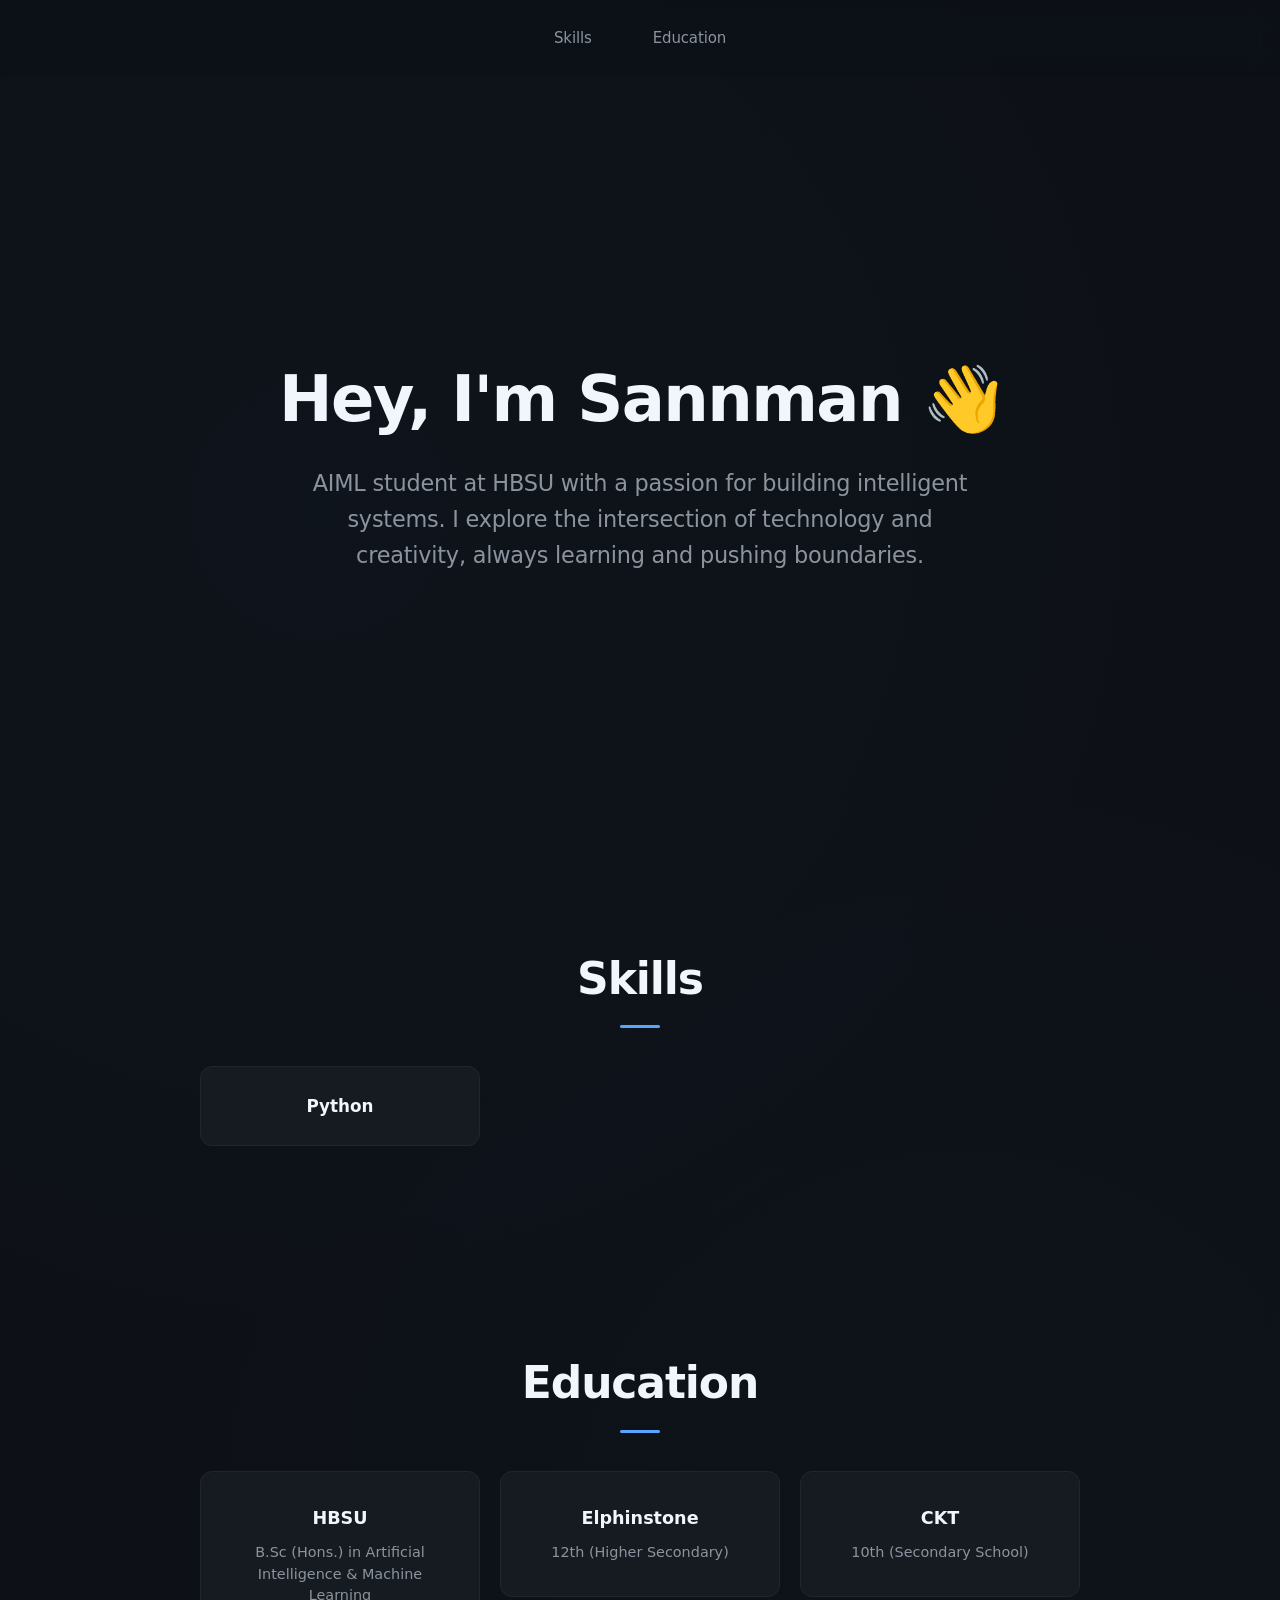
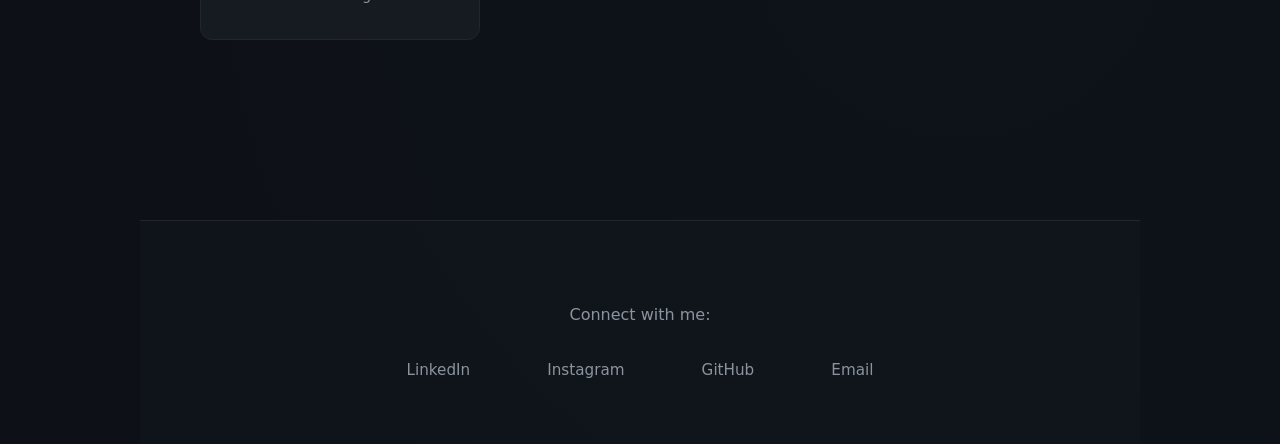
<file: index.html>
<!DOCTYPE html>
<html lang="en">
<head>
  <meta charset="UTF-8">
  <meta name="viewport" content="width=device-width, initial-scale=1.0">
  <title>Sannman Prabhu | Portfolio</title>
  <link rel="stylesheet" href="style.css">
</head>
<body>
  <!-- ===== Header ===== -->
  <header>
    <nav>
      <a href="#skills">Skills</a>
      <a href="#education">Education</a>
    </nav>
  </header>

  <main class="container">
  <!-- ===== Hero ===== -->
  <section class="hero reveal" id="home">
    <h1>Hey, I'm Sannman 👋</h1>
    <h3>AIML student at HBSU with a passion for building intelligent systems. I explore the intersection of technology and creativity, always learning and pushing boundaries.</h3>
  </section>

  <section id="skills" class="reveal">
    <h2>Skills</h2>
    <div class="card-container">
      <div class="card stagger">Python</div>
      
    </div>
  </section>

  <!-- ===== Education ===== -->
  <section id="education" class="reveal">
    <h2>Education</h2>
    <div class="card-container">
      <div class="card stagger">
        <h3>HBSU</h3>
        <p>B.Sc (Hons.) in Artificial Intelligence & Machine Learning</p>
      </div>
      <div class="card stagger">
        <h3>Elphinstone</h3>
        <p>12th (Higher Secondary)</p>
      </div>
      <div class="card stagger">
        <h3>CKT</h3>
        <p>10th (Secondary School)</p>
      </div>
    </div>
  </section>

  <!-- Footer -->
  <footer>
    <p>Connect with me:</p>
    <a href="https://www.linkedin.com/in/sannman" target="_blank">LinkedIn</a>
    <a href="https://instagram.com/sannman.ai" target="_blank">Instagram</a>
    <a href="https://github.com/Sannman1" target="_blank">GitHub</a>
    <a href="mailto:prabhusanman2@gmail.com">Email</a>
  </footer>
  </main>

  <script src="script.js?v=2"></script>
  <script>
    !function(t,e){var o,n,p,r;e.__SV||(window.posthog=e,e._i=[],e.init=function(i,s,a){function g(t,e){var o=e.split(".");2==o.length&&(t=t[o[0]],e=o[1]),t[e]=function(){t.push([e].concat(Array.prototype.slice.call(arguments,0)))}}(p=t.createElement("script")).type="text/javascript",p.crossOrigin="anonymous",p.async=!0,p.src=s.api_host.replace(".i.posthog.com","-assets.i.posthog.com")+"/static/array.js",(r=t.getElementsByTagName("script")[0]).parentNode.insertBefore(p,r);var u=e;for(void 0!==a?u=e[a]=[]:a="posthog",u.people=u.people||[],u.toString=function(t){var e="posthog";return"posthog"!==a&&(e+="."+a),t||(e+=" (stub)"),e},u.people.toString=function(){return u.toString(1)+".people (stub)"},o="init Re Ms Fs Pe Rs Cs capture Ve calculateEventProperties Ds register register_once register_for_session unregister unregister_for_session zs getFeatureFlag getFeatureFlagPayload isFeatureEnabled reloadFeatureFlags updateEarlyAccessFeatureEnrollment getEarlyAccessFeatures on onFeatureFlags onSurveysLoaded onSessionId getSurveys getActiveMatchingSurveys renderSurvey canRenderSurvey canRenderSurveyAsync identify setPersonProperties group resetGroups setPersonPropertiesForFlags resetPersonPropertiesForFlags setGroupPropertiesForFlags resetGroupPropertiesForFlags reset get_distinct_id getGroups get_session_id get_session_replay_url alias set_config startSessionRecording stopSessionRecording sessionRecordingStarted captureException loadToolbar get_property getSessionProperty Ls As createPersonProfile Ns Is Us opt_in_capturing opt_out_capturing has_opted_in_capturing has_opted_out_capturing is_capturing clear_opt_in_out_capturing Os debug I js getPageViewId captureTraceFeedback captureTraceMetric".split(" "),n=0;n<o.length;n++)g(u,o[n]);e._i.push([i,s,a])},e.__SV=1)}(document,window.posthog||[]);
    posthog.init('phc_j3k7wbnugdN7vg2AEqIFUyRyWbfVOk8s56ahUm74jvm', {
        api_host: 'https://us.i.posthog.com',
        defaults: '2025-05-24',
        person_profiles: 'identified_only', // or 'always' to create profiles for anonymous users as well
    })
  </script>
</body>
</html>
</file>
<file: style.css>
:root{
  --bg-primary: #0d1117;
  --bg-secondary: #161b22;
  --text-primary: #f0f6fc;
  --text-secondary: #8b949e;
  --text-muted: #6e7681;
  --accent: #58a6ff;
  --border: #21262d;
  --card-bg: #161b22;
  --shadow: rgba(1, 4, 9, 0.8);
  --header-h: 64px;
}

*{
  margin: 0;
  padding: 0;
  box-sizing: border-box;
  font-family: 'Inter', system-ui, -apple-system, "Segoe UI", Roboto, "Helvetica Neue", Arial;
  scroll-behavior: smooth;
}

body {
  background: var(--bg-primary);
  background-image: 
    radial-gradient(circle at 25% 25%, rgba(88, 166, 255, 0.02) 0%, transparent 50%),
    radial-gradient(circle at 75% 75%, rgba(88, 166, 255, 0.01) 0%, transparent 50%);
  color: var(--text-primary);
  line-height: 1.7;
  -webkit-font-smoothing: antialiased;
  -moz-osx-font-smoothing: grayscale;
  font-weight: 400;
  min-height: 100vh;
}

/* Smooth scroll behavior */
html {
  scroll-behavior: smooth;
}

/* ========= Navbar ========= */

header {
  position: sticky;
  top: 0;
  z-index: 40;
  padding: 24px 6%;
  display: flex;
  justify-content: center;
  align-items: center;
  background: rgba(13, 17, 23, 0.85);
  backdrop-filter: blur(12px) saturate(180%);
  border-bottom: 1px solid transparent;
  transition: all 0.3s cubic-bezier(0.4, 0, 0.2, 1);
}

header.scrolled{
  background: rgba(13, 17, 23, 0.95);
  border-bottom: 1px solid var(--border);
  box-shadow: 0 4px 16px var(--shadow);
}

/* Header logo styling */
/* header title removed - nav centered */

nav a {
  color: var(--text-secondary);
  margin: 0 28px;
  font-weight: 500;
  text-decoration: none;
  position: relative;
  padding: 12px 0;
  font-size: 15px;
  letter-spacing: -0.01em;
  transition: all 0.25s ease;
}

nav a::after {
  content: "";
  position: absolute;
  left: 0;
  bottom: 8px;
  width: 0;
  height: 2px;
  background: var(--accent);
  transition: width 0.25s ease;
  border-radius: 1px;
}

nav a:hover {
  color: var(--text-primary);
}

nav a:hover::after {
  width: 100%;
}

nav a.active {
  color: var(--accent);
}

nav a.active::after {
  width: 100%;
}

/* ========= Hero ========= */
.hero {
  text-align: center;
  padding: 140px 6% 120px;
  min-height: 85vh;
  display: flex;
  align-items: center;
  justify-content: center;
  flex-direction: column;
}

.hero h1 {
  font-size: clamp(2.5rem, 5vw, 4.5rem);
  font-weight: 700;
  color: var(--text-primary);
  margin-bottom: 24px;
  letter-spacing: -0.025em;
  line-height: 1.1;
}

.hero h3 {
  font-weight: 400;
  color: var(--text-secondary);
  font-size: clamp(1.1rem, 2.2vw, 1.4rem);
  margin-top: 8px;
  letter-spacing: -0.01em;
  max-width: 700px;
  line-height: 1.6;
}

/* ========= Sections ========= */
section {
  padding: 100px 6%;
  display: flex;
  flex-direction: column;
  justify-content: center;
}

/* Page container to control width and centering */
.container{
  max-width: 1000px;
  margin: 0 auto;
  width: 100%;
}

h2 {
  font-size: clamp(2rem, 3.5vw, 2.75rem);
  margin-bottom: 50px;
  text-align: center;
  font-weight: 700;
  color: var(--text-primary);
  letter-spacing: -0.025em;
  position: relative;
}

h2::after {
  content: "";
  position: absolute;
  bottom: -12px;
  left: 50%;
  transform: translateX(-50%);
  width: 40px;
  height: 3px;
  background: var(--accent);
  border-radius: 2px;
}

/* ========= Cards ========= */
.card-container {
  display: grid;
  gap: 20px;
  grid-template-columns: repeat(auto-fit, minmax(250px, 1fr));
  align-items: start;
}

.card {
  background: var(--card-bg);
  padding: 32px 24px;
  border-radius: 12px;
  border: 1px solid var(--border);
  transition: all 0.3s cubic-bezier(0.4, 0, 0.2, 1);
  text-align: center;
  position: relative;
  overflow: hidden;
}

.card::before {
  content: '';
  position: absolute;
  top: 0;
  left: 0;
  right: 0;
  bottom: 0;
  background: linear-gradient(135deg, rgba(88, 166, 255, 0.02) 0%, transparent 100%);
  opacity: 0;
  transition: opacity 0.3s ease;
}

.card:hover {
  transform: translateY(-6px);
  box-shadow: 
    0 20px 40px rgba(1, 4, 9, 0.4),
    0 0 0 1px rgba(88, 166, 255, 0.1),
    0 0 20px rgba(88, 166, 255, 0.1);
  border-color: rgba(88, 166, 255, 0.2);
}

.card:hover::before {
  opacity: 1;
}

.card h3 {
  font-size: 1.1rem;
  margin-bottom: 8px;
  font-weight: 600;
  color: var(--text-primary);
}

.card p {
  color: var(--text-secondary);
  font-size: 0.9rem;
  margin: 0;
  line-height: 1.5;
}

/* Skills cards special styling */
#skills .card {
  padding: 24px 20px;
  font-weight: 600;
  color: var(--text-primary);
  min-height: 80px;
  display: flex;
  align-items: center;
  justify-content: center;
  font-size: 1.05rem;
}

#skills .card:hover {
  color: var(--accent);
}

@media (min-width: 768px){
  #education .card-container{ grid-template-columns: repeat(3, 1fr); }
  #skills .card-container{ grid-template-columns: repeat(3, 1fr); }
}

/* ========= Animations ========= */
.reveal {
  opacity: 0;
  transform: translateY(40px);
  transition: all 0.8s cubic-bezier(0.4, 0, 0.2, 1);
}

.reveal.active {
  opacity: 1;
  transform: translateY(0);
}

.stagger {
  transition-delay: 0.1s;
}

.stagger:nth-child(2) {
  transition-delay: 0.2s;
}

.stagger:nth-child(3) {
  transition-delay: 0.3s;
}

.stagger:nth-child(4) {
  transition-delay: 0.4s;
}

.stagger:nth-child(5) {
  transition-delay: 0.5s;
}

.stagger:nth-child(6) {
  transition-delay: 0.6s;
}

/* ========= Footer ========= */
footer {
  text-align: center;
  padding: 80px 6% 60px;
  border-top: 1px solid var(--border);
  margin-top: 80px;
  background: rgba(22, 27, 34, 0.3);
}

footer p {
  color: var(--text-secondary);
  margin-bottom: 28px;
  font-size: 1rem;
  font-weight: 500;
}

footer a {
  margin: 0 20px;
  color: var(--text-secondary);
  text-decoration: none;
  font-weight: 500;
  font-size: 0.95rem;
  transition: all 0.25s ease;
  padding: 8px 16px;
  border-radius: 6px;
}

footer a:hover {
  color: var(--accent);
  background: rgba(88, 166, 255, 0.05);
}

/* ========= Responsive Design ========= */
@media (max-width: 768px) {
  nav a {
    margin: 0 16px;
    font-size: 14px;
  }
  
  header {
    padding: 20px 5%;
  }
  
  .hero {
    padding: 120px 5% 100px;
    min-height: 75vh;
  }
  
  section {
    padding: 80px 5%;
  }
  
  .card-container {
    grid-template-columns: 1fr;
    gap: 20px;
  }
  
  .card {
    padding: 24px 20px;
  }
  
  footer {
    padding: 60px 5% 40px;
  }
  
  footer a {
    margin: 8px 12px;
    display: inline-block;
  }
}

@media (max-width: 480px) {
  nav a {
    margin: 0 12px;
    font-size: 13px;
  }
  
  .hero {
    padding: 100px 4% 80px;
  }
  
  section {
    padding: 60px 4%;
  }
  
  h2 {
    margin-bottom: 36px;
  }
  
  .card {
    padding: 20px 16px;
  }
  
  footer {
    padding: 50px 4% 30px;
  }
}
</file>
